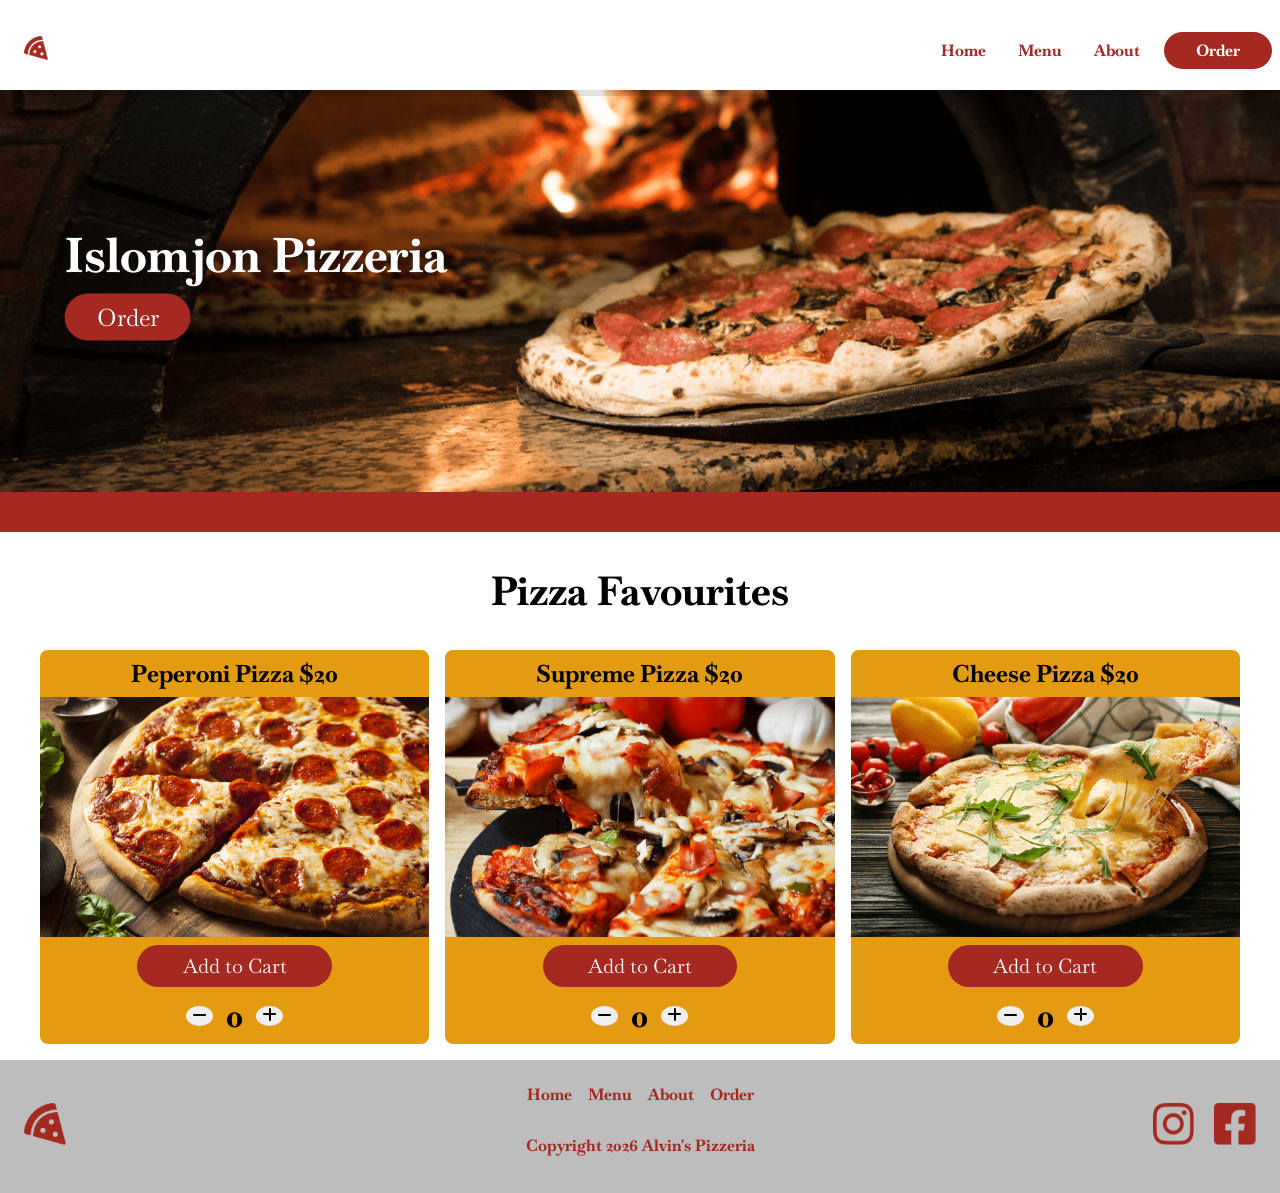
<file: index.html>
<!DOCTYPE html>
<html>
    <head>
        <meta charset="UTF-8">
        <meta name="viewport" content="width=device-width, initial=1.0">
        <meta name="description" content="Alvin's Pizzeria">
        <meta name="keywords" content="pizza restaurants, pizza rear me">
        <meta name="outhor" content="Kalman Web design">
        <title>Islomjon Pizzeria</title>
        <!--google front-->
        <link rel="preconnect" href="https://fonts.googleapis.com">
        <link rel="preconnect" href="https://fonts.gstatic.com" crossorigin>
        <link href="https://fonts.googleapis.com/css2?family=Baskervville:ital@0;1&display=swap" rel="stylesheet">
        <!--stylesheet-->
        <link href="./styles/styles.css" rel="stylesheet">
        <!--fontawesome-->
        <link rel="stylesheet" href="https://cdnjs.cloudflare.com/ajax/libs/font-awesome/6.5.1/css/all.min.css"
        integrity="sha512-DTOQO9RWCH3ppGqcWaEA1BIZOC6xxalwEsw9c2QQeAIftl+Vegovlnee1c9QX4TctnWMn13TZye+giMm8e2LwA=="
        crossorigin="anonymous" referrerpolicy="no-referrer" />
        <script src="scripts/scripts.js"></script>
    </head>

    <body>
        <!--overlar for mobile-->
        <div id="overlay">
            <div>
              <i class="fa fa-times" title="button to close mobile navigation" onclick="off()"></i>
            </div>
         <div class="overlay-text">
                <a href="index.html">Home</a>
                <a href="menu.html">Menu</a>
                <a href="about.html">About</a>
                <a href="order.html" class="order-nav">Order</a>
         </div>
        </div>
    
        <header>
            <nav class="nav full-nav">
                <div>
                    <img src="./images/alvins_pizza_resturant_logo.png" alt="alvins logo" style="width: 1.5rem;">
                </div>
                <div>
                    <a href="index.html">Home</a>
                    <a href="menu.html">Menu</a>
                    <a href="about.html">About</a>
                    <a href="order.html" class="order-nav">Order</a>
                </div>
            </nav>

            <!--mobile-->
            <nav class="nav mobile-nav">
                <div>
                    <img src="./images/alvins_pizza_resturant_logo.png" alt="alvins logo" style="width: 25%;">
                </div>
                <div>
                    <i class="fa-solid fa-bars" title="button to open navigation" onclick="on()"></i>
                </div>
            </nav>
        </header>
        <main>
            <div class="hero-container">
                <img class="hero-image" src="images/pepperoni_meat_sausage_chesse_pizza_in_oven.png" alt="pizza in the over" load="lazy">
                <div class="hero-text">
                    <h1>Islomjon Pizzeria</h1>
                    <a href="order.html" class="hero-bnt">Order</a>
                </div>
            </div>
            <div class="red-spacer"></div>

            <!--pizza grid-->
            <div class="pizzas">
                <h2>Pizza Favourites</h2>
                <div class="pizza-grid"> 
                    <div class="pizza-child">
                        <h4>Peperoni Pizza $20</h4>
                        <img src="./images/hot_pepperoni_pizza_near_me.png" alt="peperoni pizza" loading="lazy" style="width: 100%;">
                        <button class="add-to-cart">Add to Cart</button>
                      <div class="add-selected">
                        <button><i class="fa-solid fa-minus"></i></button>
                        <h4>0</h4>
                        <button><i class="fa-solid fa-plus"></i></button>
                      </div>
                    </div>
                    <div class="pizza-child">
                        <h4>Supreme Pizza $20</h4>
                        <img src="./images/hot_supreme_pizza_near_me.png" alt="supreme pizza" loading="lazy" style="width: 100%;">
                        <button class="add-to-cart">Add to Cart</button>
                      <div class="add-selected">
                        <button><i class="fa-solid fa-minus"></i></button>
                        <h4>0</h4>
                        <button><i class="fa-solid fa-plus"></i></button>
                      </div>
                    </div>
                    <div class="pizza-child">
                        <h4>Cheese Pizza $20</h4>
                        <img src="./images/hot_cheese_pizza_near_me.png" alt="cheese pizza" loading="lazy" style="width: 100%;">
                        <button class="add-to-cart">Add to Cart</button>
                      <div class="add-selected">
                        <button><i class="fa-solid fa-minus"></i></button>
                        <h4>0</h4>
                        <button><i class="fa-solid fa-plus"></i></button>
                      </div>
                    </div>
                </div>
            </div>
        </main>

        <!--footer-->
        <footer>
            <div>
                <img src="./images/alvins_pizza_resturant_logo.png" alt="alvins logo" style="width: 10%;" loading="lazy">
            </div>
            <div>
                <div>
                    <a href="index.html">Home</a>
                    <a href="menu.html">Menu</a>
                    <a href="about.html">About</a>
                    <a href="order.html">Order</a>
                </div>
                <div>
                    <h4>Copyright 2026 Alvin's Pizzeria</h4>
                </div>
            </div>
            <div>
                <img src="./images/alvins_instagram.png" alt="alvins instagram logo" style="width: 10%;" loading="lazy">
                <img src="./images/Alvins_facebook.png" alt="alvins facebook logo" style="width: 10%;" loading="lazy">
            </div>
        </footer>
    </body>

</html>
</file>
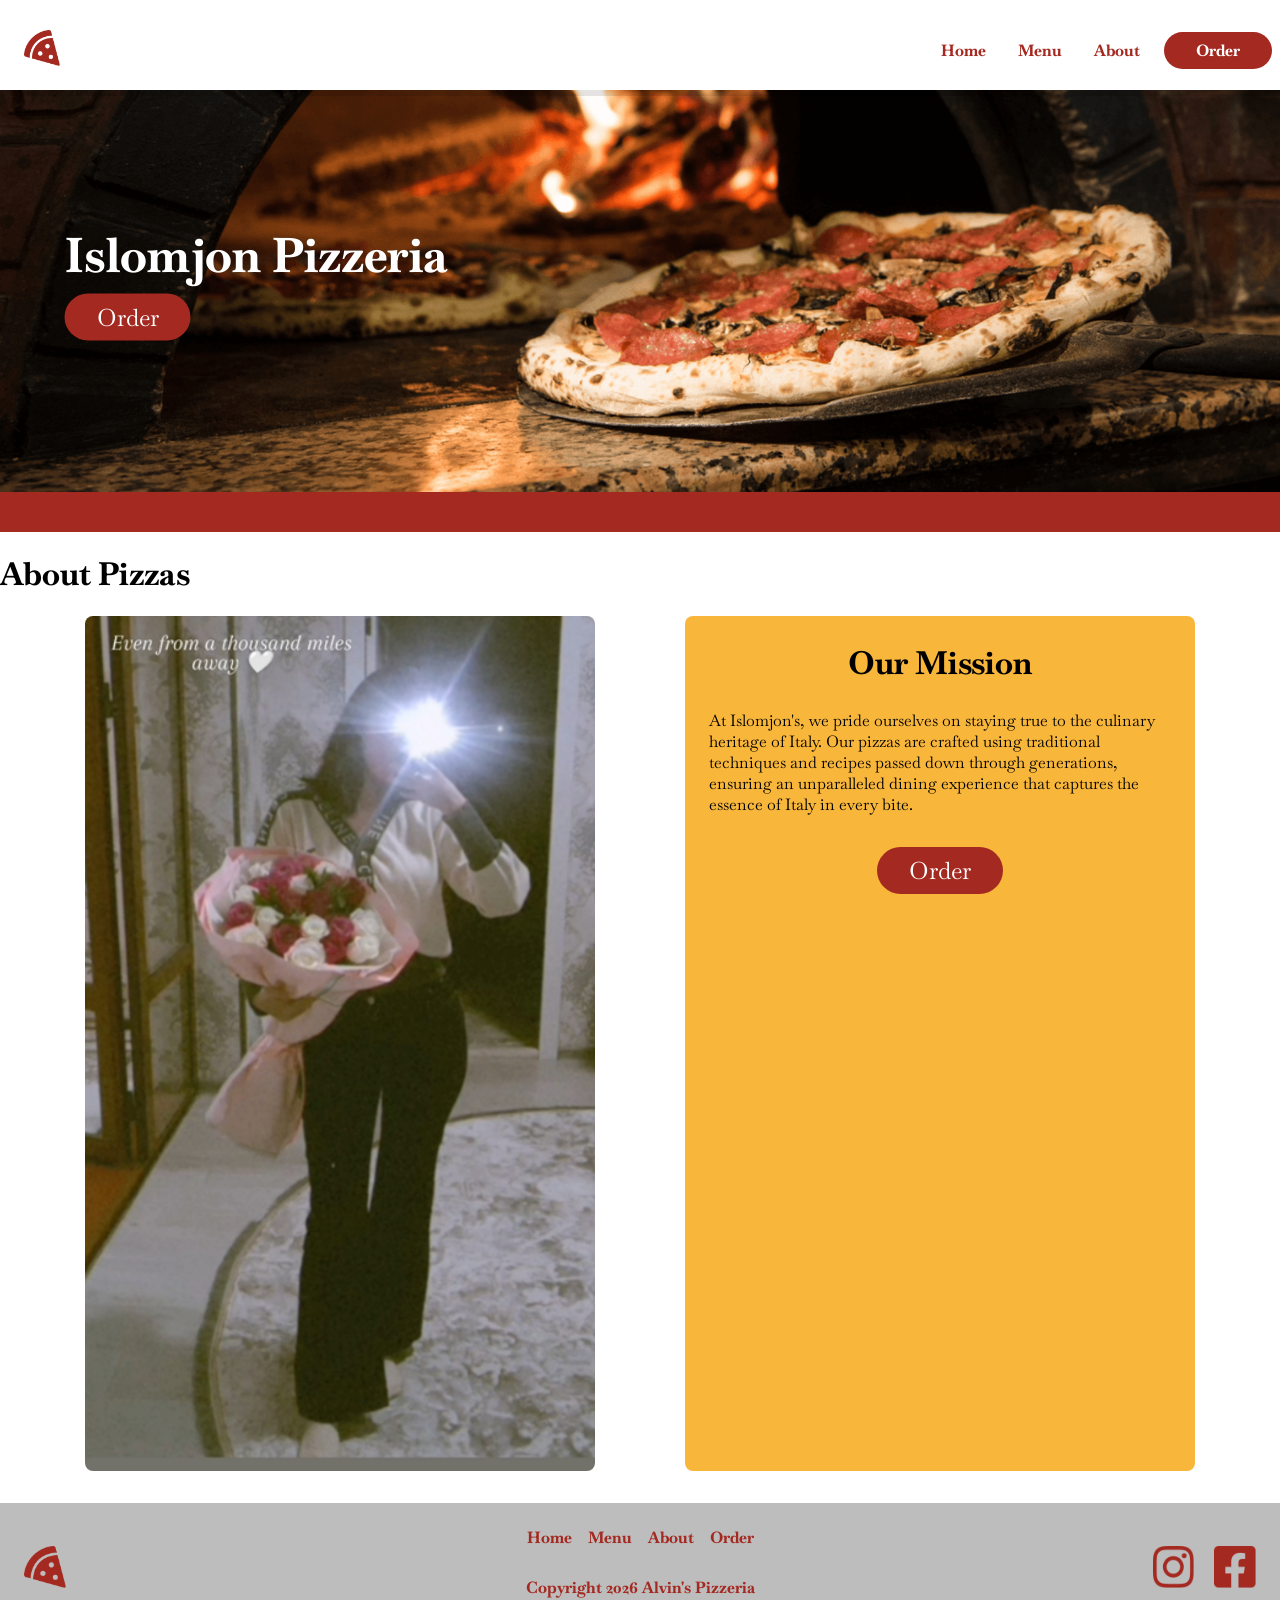
<file: about.html>
<!DOCTYPE html>
<html>
    <head>
        <meta charset="UTF-8">
        <meta name="viewport" content="width=device-width, initial=1.0">
        <meta name="description" content="Alvin's Pizzeria">
        <meta name="keywords" content="pizza restaurants, pizza rear me">
        <meta name="outhor" content="Kalman Web design">
        <title>Islomjon Pizzeria About</title>
        <!--google front-->
        <link rel="preconnect" href="https://fonts.googleapis.com">
        <link rel="preconnect" href="https://fonts.gstatic.com" crossorigin>
        <link href="https://fonts.googleapis.com/css2?family=Baskervville:ital@0;1&display=swap" rel="stylesheet">
        <!--stylesheet-->
        <link href="./styles/styles.css" rel="stylesheet">
        <!--fontawesome-->
        <link rel="stylesheet" href="https://cdnjs.cloudflare.com/ajax/libs/font-awesome/6.5.1/css/all.min.css"
        integrity="sha512-DTOQO9RWCH3ppGqcWaEA1BIZOC6xxalwEsw9c2QQeAIftl+Vegovlnee1c9QX4TctnWMn13TZye+giMm8e2LwA=="
        crossorigin="anonymous" referrerpolicy="no-referrer" />
        <script src="scripts/scripts.js"></script>
    </head>

    <body>
        <!--overlar for mobile-->
        <div id="overlay">
            <div>
              <i class="fa fa-times" title="button to close mobile navigation" onclick="off()"></i>
            </div>
         <div class="overlay-text">
                <a href="index.html">Home</a>
                <a href="menu.html">Menu</a>
                <a href="about.html">About</a>
                <a href="order.html" class="order-nav">Order</a>
         </div>
        </div>
    
        <header>
            <nav class="nav full-nav">
                <div>
                    <img src="./images/alvins_pizza_resturant_logo.png" alt="alvins logo" style="width: 25%;">
                </div>
                <div>
                    <a href="index.html">Home</a>
                    <a href="menu.html">Menu</a>
                    <a href="about.html">About</a>
                    <a href="order.html" class="order-nav">Order</a>
                </div>
            </nav>

            <!--mobile-->
            <nav class="nav mobile-nav">
                <div>
                    <img src="./images/alvins_pizza_resturant_logo.png" alt="alvins logo" style="width: 25%;">
                </div>
                <div>
                    <i class="fa-solid fa-bars" title="button to open navigation" onclick="on()"></i>
                </div>
            </nav>
        </header>
        <main>
            <div class="hero-container">
                <img class="hero-image" src="images/pepperoni_meat_sausage_chesse_pizza_in_oven.png" alt="pizza in the over" load="lazy">
                <div class="hero-text">
                    <h1>Islomjon Pizzeria</h1>
                    <a href="order.html" class="hero-bnt">Order</a>
                </div>
            </div>
            <div class="red-spacer"></div>

            <!-- about -->
            <div>
                <h1>About Pizzas</h1>
                <div class="about">
                    <img src="images/Screenshot 2026-04-28 at 21.19.58.png" alt="alvins owner" loading="lazy"
                        style="width: 85%;">
                    <div class="about-child2">
                        <div>
                            <h2>Our Mission</h2>
                            <p>
                                At Islomjon's, we pride ourselves on staying true
                                to the culinary heritage of Italy. Our pizzas
                                are crafted using traditional techniques and
                                recipes passed down through generations,
                                ensuring an unparalleled dining experience
                                that captures the essence of Italy in every bite.
                            </p>
                            <a href="order.html">Order</a>
                        </div>

                    </div>

                </div>
            </div>
        </main>

        <!--footer-->
        <footer>
            <div>
                <img src="./images/alvins_pizza_resturant_logo.png" alt="alvins logo" style="width: 10%;" loading="lazy">
            </div>
            <div>
                <div>
                    <a href="index.html">Home</a>
                    <a href="menu.html">Menu</a>
                    <a href="about.html">About</a>
                    <a href="order.html">Order</a>
                </div>
                <div>
                    <h4>Copyright 2026 Alvin's Pizzeria</h4>
                </div>
            </div>
            <div>
                <img src="./images/alvins_instagram.png" alt="alvins instagram logo" style="width: 10%;" loading="lazy">
                <img src="./images/Alvins_facebook.png" alt="alvins facebook logo" style="width: 10%;" loading="lazy">
            </div>
        </footer>
    </body>

</html>
</file>
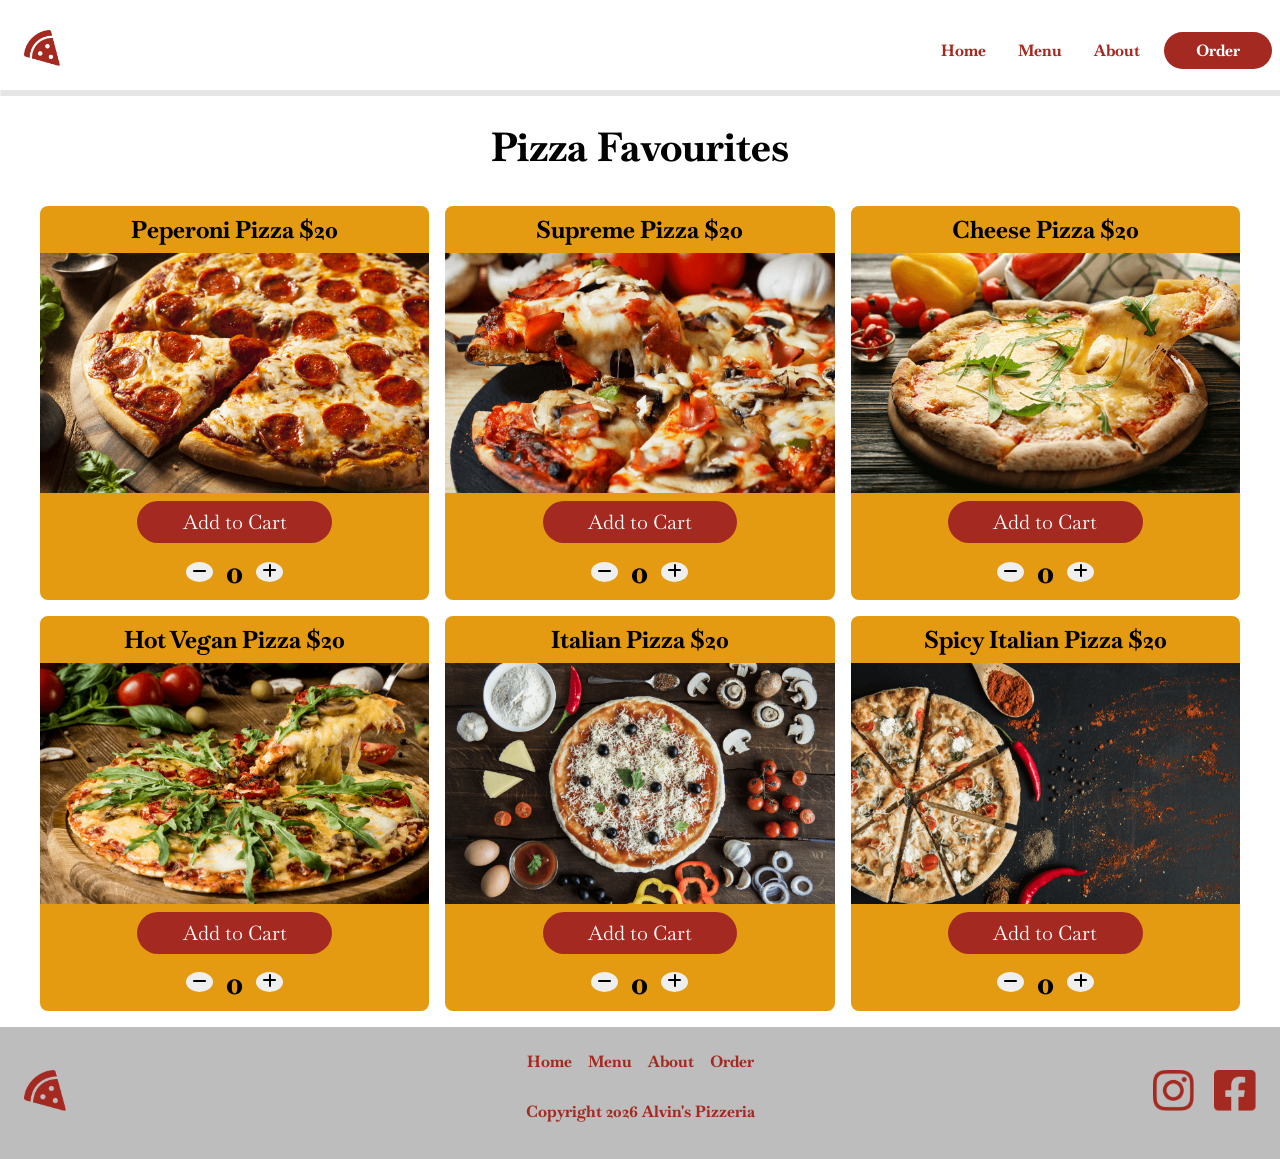
<file: menu.html>
<!DOCTYPE html>
<html>
    <head>
        <meta charset="UTF-8">
        <meta name="viewport" content="width=device-width, initial=1.0">
        <meta name="description" content="Alvin's Pizzeria">
        <meta name="keywords" content="pizza restaurants, pizza rear me">
        <meta name="outhor" content="Kalman Web design">
        <title>Airport Pizzeria Menu</title>
        <!--google front-->
        <link rel="preconnect" href="https://fonts.googleapis.com">
        <link rel="preconnect" href="https://fonts.gstatic.com" crossorigin>
        <link href="https://fonts.googleapis.com/css2?family=Baskervville:ital@0;1&display=swap" rel="stylesheet">
        <!--stylesheet-->
        <link href="./styles/styles.css" rel="stylesheet">
        <!--fontawesome-->
        <link rel="stylesheet" href="https://cdnjs.cloudflare.com/ajax/libs/font-awesome/6.5.1/css/all.min.css"
        integrity="sha512-DTOQO9RWCH3ppGqcWaEA1BIZOC6xxalwEsw9c2QQeAIftl+Vegovlnee1c9QX4TctnWMn13TZye+giMm8e2LwA=="
        crossorigin="anonymous" referrerpolicy="no-referrer" />
        <script src="scripts/scripts.js"></script>
    </head>

    <body>
        <!--overlar for mobile-->
        <div id="overlay">
            <div>
              <i class="fa fa-times" title="button to close mobile navigation" onclick="off()"></i>
            </div>
         <div class="overlay-text">
                <a href="index.html">Home</a>
                <a href="menu.html">Menu</a>
                <a href="about.html">About</a>
                <a href="order.html" class="order-nav">Order</a>
         </div>
        </div>
    
        <header>
            <nav class="nav full-nav">
                <div>
                    <img src="./images/alvins_pizza_resturant_logo.png" alt="alvins logo" style="width: 25%;">
                </div>
                <div>
                    <a href="index.html">Home</a>
                    <a href="menu.html">Menu</a>
                    <a href="about.html">About</a>
                    <a href="order.html" class="order-nav">Order</a>
                </div>
            </nav>

            <!--mobile-->
            <nav class="nav mobile-nav">
                <div>
                    <img src="./images/alvins_pizza_resturant_logo.png" alt="alvins logo" style="width: 25%;">
                </div>
                <div>
                    <i class="fa-solid fa-bars" title="button to open navigation" onclick="on()"></i>
                </div>
            </nav>
        </header>
        <main>
            <div class="red-spacer"></div>

            <!--pizza grid-->
            <div class="pizzas">
                <h2>Pizza Favourites</h2>
                <div class="pizza-grid"> 
                    <div class="pizza-child">
                        <h4>Peperoni Pizza $20</h4>
                        <img src="./images/hot_pepperoni_pizza_near_me.png" alt="peperoni pizza" loading="lazy" style="width: 100%;">
                        <button class="add-to-cart">Add to Cart</button>
                      <div class="add-selected">
                        <button><i class="fa-solid fa-minus"></i></button>
                        <h4>0</h4>
                        <button><i class="fa-solid fa-plus"></i></button>
                      </div>
                    </div>
                    <div class="pizza-child">
                        <h4>Supreme Pizza $20</h4>
                        <img src="./images/hot_supreme_pizza_near_me.png" alt="supreme pizza" loading="lazy" style="width: 100%;">
                        <button class="add-to-cart">Add to Cart</button>
                      <div class="add-selected">
                        <button><i class="fa-solid fa-minus"></i></button>
                        <h4>0</h4>
                        <button><i class="fa-solid fa-plus"></i></button>
                      </div>
                    </div>
                    <div class="pizza-child">
                        <h4>Cheese Pizza $20</h4>
                        <img src="./images/hot_cheese_pizza_near_me.png" alt="cheese pizza" loading="lazy" style="width: 100%;">
                        <button class="add-to-cart">Add to Cart</button>
                      <div class="add-selected">
                        <button><i class="fa-solid fa-minus"></i></button>
                        <h4>0</h4>
                        <button><i class="fa-solid fa-plus"></i></button>
                      </div>
                    </div>
                </div>
                <div class="pizza-grid"> 
                    <div class="pizza-child">
                        <h4>Hot Vegan Pizza $20</h4>
                        <img src="./images/hot_vegan_pizza_near_me.png" alt="vegan pizza" loading="lazy" style="width: 100%;">
                        <button class="add-to-cart">Add to Cart</button>
                      <div class="add-selected">
                        <button><i class="fa-solid fa-minus"></i></button>
                        <h4>0</h4>
                        <button><i class="fa-solid fa-plus"></i></button>
                      </div>
                    </div>
                    <div class="pizza-child">
                        <h4>Italian Pizza $20</h4>
                        <img src="./images/Authentic_italian_pizza_near_me.png" alt="italian pizza" loading="lazy" style="width: 100%;">
                        <button class="add-to-cart">Add to Cart</button>
                      <div class="add-selected">
                        <button><i class="fa-solid fa-minus"></i></button>
                        <h4>0</h4>
                        <button><i class="fa-solid fa-plus"></i></button>
                      </div>
                    </div>
                    <div class="pizza-child">
                        <h4>Spicy Italian Pizza $20</h4>
                        <img src="./images/Spicy_Italian_pizza.png" alt="spicy pizza" loading="lazy" style="width: 100%;">
                        <button class="add-to-cart">Add to Cart</button>
                      <div class="add-selected">
                        <button><i class="fa-solid fa-minus"></i></button>
                        <h4>0</h4>
                        <button><i class="fa-solid fa-plus"></i></button>
                      </div>
                    </div>
                </div>
            </div>
        </main>

        <!--footer-->
        <footer>
            <div>
                <img src="./images/alvins_pizza_resturant_logo.png" alt="alvins logo" style="width: 10%;" loading="lazy">
            </div>
            <div>
                <div>
                    <a href="index.html">Home</a>
                    <a href="menu.html">Menu</a>
                    <a href="about.html">About</a>
                    <a href="order.html">Order</a>
                </div>
                <div>
                    <h4>Copyright 2026 Alvin's Pizzeria</h4>
                </div>
            </div>
            <div>
                <img src="./images/alvins_instagram.png" alt="alvins instagram logo" style="width: 10%;" loading="lazy">
                <img src="./images/Alvins_facebook.png" alt="alvins facebook logo" style="width: 10%;" loading="lazy">
            </div>
        </footer>
    </body>

</html>
</file>
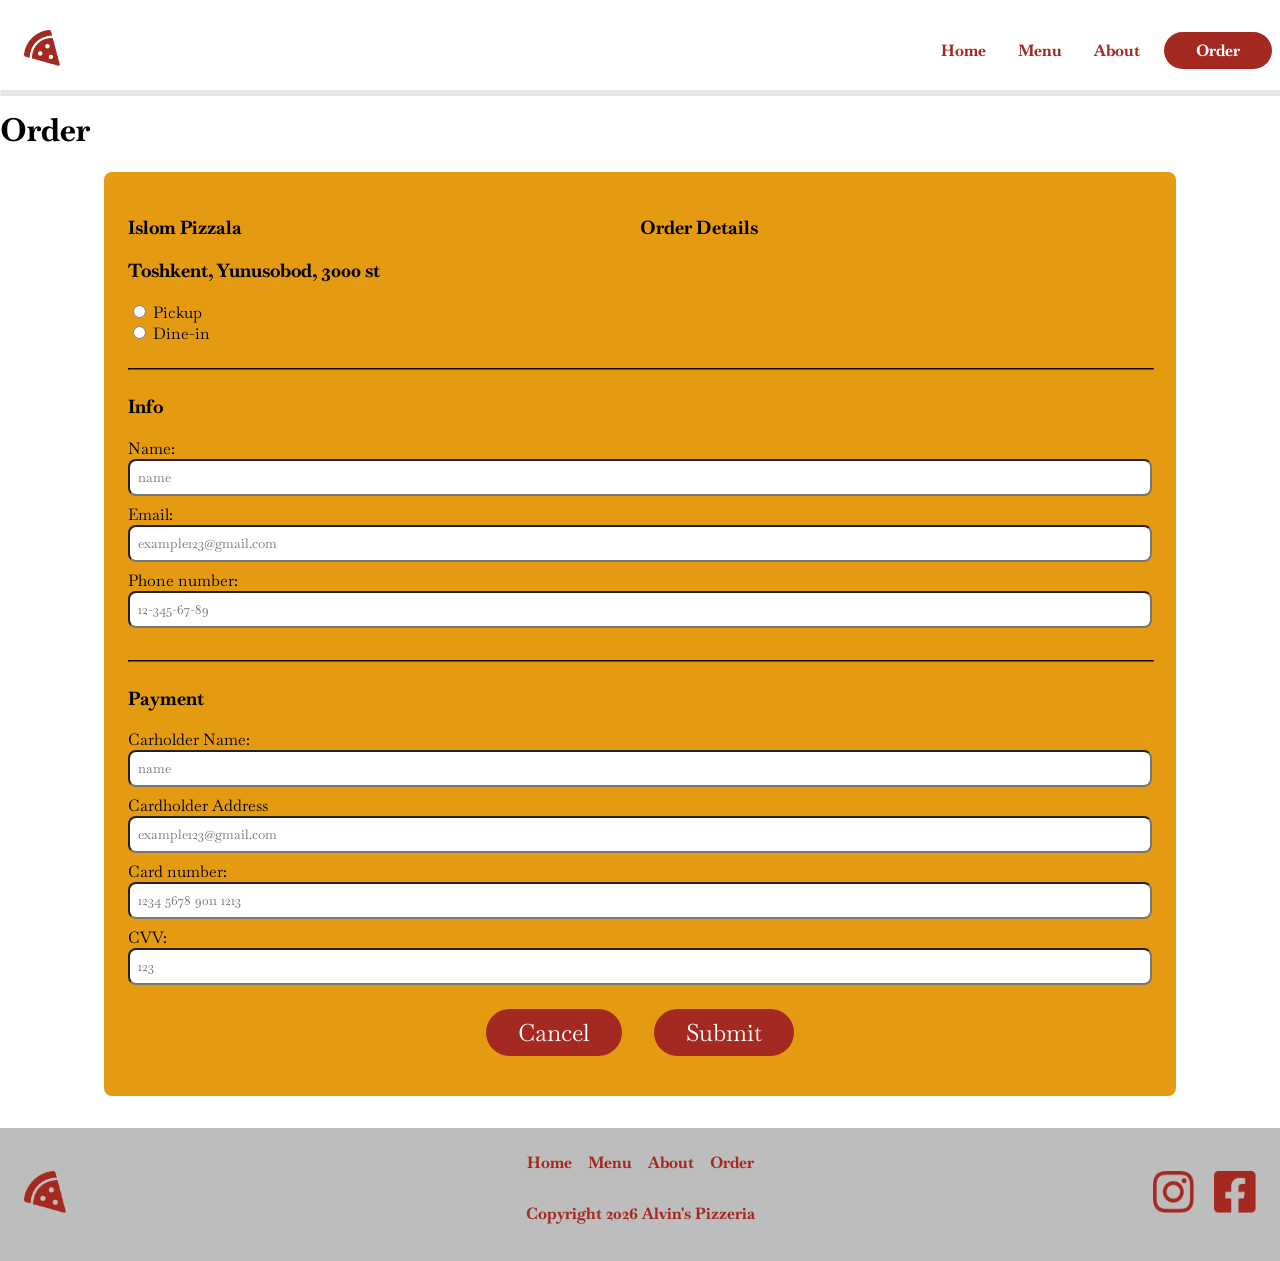
<file: order.html>
<!DOCTYPE html>
<html>
    <head>
        <meta charset="UTF-8">
        <meta name="viewport" content="width=device-width, initial=1.0">
        <meta name="description" content="Alvin's Pizzeria">
        <meta name="keywords" content="pizza restaurants, pizza rear me">
        <meta name="outhor" content="Kalman Web design">
        <title>Islomjon Pizzeria Order</title>
        <!--google front-->
        <link rel="preconnect" href="https://fonts.googleapis.com">
        <link rel="preconnect" href="https://fonts.gstatic.com" crossorigin>
        <link href="https://fonts.googleapis.com/css2?family=Baskervville:ital@0;1&display=swap" rel="stylesheet">
        <!--stylesheet-->
        <link href="./styles/styles.css" rel="stylesheet">
        <!--fontawesome-->
        <link rel="stylesheet" href="https://cdnjs.cloudflare.com/ajax/libs/font-awesome/6.5.1/css/all.min.css"
        integrity="sha512-DTOQO9RWCH3ppGqcWaEA1BIZOC6xxalwEsw9c2QQeAIftl+Vegovlnee1c9QX4TctnWMn13TZye+giMm8e2LwA=="
        crossorigin="anonymous" referrerpolicy="no-referrer" />
        <script src="scripts/scripts.js"></script>
    </head>

    <body>
        <!--overlar for mobile-->
        <div id="overlay">
            <div>
              <i class="fa fa-times" title="button to close mobile navigation" onclick="off()"></i>
            </div>
         <div class="overlay-text">
                <a href="index.html">Home</a>
                <a href="menu.html">Menu</a>
                <a href="about.html">About</a>
                <a href="order.html" class="order-nav">Order</a>
         </div>
        </div>
    
        <header>
            <nav class="nav full-nav">
                <div>
                    <img src="./images/alvins_pizza_resturant_logo.png" alt="alvins logo" style="width: 25%;">
                </div>
                <div>
                    <a href="index.html">Home</a>
                    <a href="menu.html">Menu</a>
                    <a href="about.html">About</a>
                    <a href="order.html" class="order-nav">Order</a>
                </div>
            </nav>

            <!--mobile-->
            <nav class="nav mobile-nav">
                <div>
                    <img src="./images/alvins_pizza_resturant_logo.png" alt="alvins logo" style="width: 25%;">
                </div>
                <div>
                    <i class="fa-solid fa-bars" title="button to open navigation" onclick="on()"></i>
                </div>
            </nav>
        </header>

        <main>
        <div class="red-spacer"></div>

        <!-- form -->
        <div>
            <h1>Order</h1>
            <div class="order">
                <form>
                    <div class="form1">
                        <div>
                            <h3>Islom Pizzala</h3>
                            <h3>Toshkent, Yunusobod, 3000 st</h3>
                            <div>
                                <input type="radio" id="pickup" name="pick" value="1">
                                <label for="pickup">Pickup</label>
                            </div>
                            <div>
                                <input type="radio" id="dine-in" name="pick" value="1">
                                <label for="dine-in">Dine-in</label>
                            </div>
                        </div>
                        <div>
                            <h3>Order Details</h3>
                        </div>
                    </div>
                    <hr class="form-hr">
                    <div class="form-input">
                        <h3>Info</h3>
                        <div>
                            <label for="name">Name:</label>
                            <input type="text" id="name" name="name" placeholder="name">
                            <label for="email">Email:</label>
                            <input type="email" id="email" name="email" placeholder="example123@gmail.com">
                            <label for="phone">Phone number:</label>
                            <input type="tel" id="phone" name="phone" pattern="[0-9]{2}-[0-9]{3}-[0-9]{2}-[0-9]{2}"
                                placeholder="12-345-67-89">
                        </div>

                    </div>
                    <hr class="form-hr">
                    <div class="form-input">
                        <h3>Payment</h3>
                        <div>
                            <label for="cardname">Carholder Name:</label>
                            <input type="text" id="cardname" name="cardname" placeholder="name">
                            <label for="address">Cardholder Address</label>
                            <input type="text" id="address" name="address" placeholder="example123@gmail.com">
                            <label for="card">Card number:</label>
                            <input type="number" id="card" name="card" placeholder="1234 5678 9011 1213">
                            <label for="cvv">CVV:</label>
                            <input type="number" id="cvv" name="cvv" placeholder="123">
                        </div>
                    </div>
                    <div class="form-btn">
                        <button type="reset" value="Reset">Cancel</button>
                        <button type="submit" value="Submit">Submit</button>
                    </div>
                </form>
            </div>
        </div>
    </main>

        <!--footer-->
        <footer>
            <div>
                <img src="./images/alvins_pizza_resturant_logo.png" alt="alvins logo" style="width: 10%;" loading="lazy">
            </div>
            <div>
                <div>
                    <a href="index.html">Home</a>
                    <a href="menu.html">Menu</a>
                    <a href="about.html">About</a>
                    <a href="order.html">Order</a>
                </div>
                <div>
                    <h4>Copyright 2026 Alvin's Pizzeria</h4>
                </div>
            </div>
            <div>
                <img src="./images/alvins_instagram.png" alt="alvins instagram logo" style="width: 10%;" loading="lazy">
                <img src="./images/Alvins_facebook.png" alt="alvins facebook logo" style="width: 10%;" loading="lazy">
            </div>
        </footer>
    </body>

</html>
</file>
<file: styles/styles.css>
* {
    font-family: "baskervville", serif;
}

body {
    background-color: white;
    margin: 0;
    box-sizing: border-box;
}

@media (max-width: 967px) {
    html {
        font-size: 80%;
    }
}

@media (max-width: 768px) {
    html {
        font-size: 60%;
    }
}    

header {
    position: relative;
    z-index: 1;
    height: 3rem;
}

.nav {
    background-color: white;
    color: #a42920;
    display: flex;
    justify-content: space-between;
    align-items: center;
    padding: 1rem;
    position: fixed;
    width: 100%;
    height: 3rem;
    box-shadow: 0.4px 6px rgba(0, 0, 0, 0.1);
    margin-top: 10px;
}

.nav div:nth-child(2) {
    display: flex;
    align-items: center;
    padding-right: 1rem;
    font-weight: bolder;
}

nav div:nth-child(2) a:nth-child(-n+3) {
    color: #a42920;
    text-decoration: none;
    padding: 0 1rem;
}

.nav div:nth-child(1) img {
    padding: 0 .5rem;
}

.order-nav {
    align-items: center;
    margin: 0.5rem;
    padding: .5rem 2rem;
    background-color: #a42920;
    color: #fff;
    border: none;
    border-radius: 1.5rem;
    font-size: 1rem;
    text-decoration: none;
}

@media (min-width: 801px) {
    .mobile-nav {
        display: none;
    }
}
@media (max-width: 800px) {
    .full-nav {
        display: none;
    }

    .mobile-nav {
        padding: 0;
    }

    .fa-bars {
        padding: .5rem;
    }
}

/*overlay part*/
#overlay {
    display: none;
    position: fixed;
    width: 100%;
    height: 100%;
    background-color: rgba(0, 0, 0, 0.7);
    z-index: 2;
}

.overlay-text {
    position: absolute;
    top: 50%;
    left: 50%;
    transform: translate(-50%, -50%);
    text-align: center;
}

.overlay-text a {
    display: block;
    color: #fff;
    font-weight: 600;
    text-decoration: none;
    font-size: 1.5rem;
    padding: .5rem 2rem;
    transition: all 200ms ease-in-out;
}

.fa-time {
    color: #fff;
    padding: 1rem;
    font-size: 4rem;
    transition: all 200ms ease-in-out;
}

.fa-times:hover {
    animation: rotateAnimation 200ms ease-in-out;
}

/*animation part*/
@keyframes rotateAnimation {
    0% {
        transform: rotate(0deg);
    }

    100% {
        transform: rotate(90deg);
    }
}

/* hero style image */
.hero-container {
    position: relative;
    color: #fff;
}

.hero-image {
    height: auto;
    width: 100%;
    display: block;
}

.hero-text {
    position: absolute;
    top: 50%;
    left: 20vw;
    transform: translate(-50%, -50%);
    text-align: left;
}

@media (max-width: 768px) {
    .hero-text {
        left: 30vw
    }
}

.hero-bnt {
    margin: 0;
    padding: .5rem 2rem;
    background-color: #a42920;
    color: #fff;
    border: none;
    border-radius: 1.5rem;
    font-size: 1.5rem;
    text-decoration: none;
}

.hero-text h1 {
    font-size: 3rem;
    margin: 1rem 0;
}

/* red spacer */
.red-spacer {
    width: 100%;
    height: 2.5rem;
    background-color: #a42920;
}

/*pizza elemnt*/
.pizza h1, 
h2 {
    font-size: 2.5rem;
    text-align: center;
}

.pizza-grid {
    display: grid;
    grid-template-columns: repeat(3, 1fr);
    grid-gap: 1rem;
    padding: 0 1rem 1rem 1rem;
    max-width: 1200px;
    margin: auto;
}

.pizza-child {
    display: grid;
    grid-template-columns: repeat(1, 1fr);
    justify-items: center;
    grid-gap: .5rem;
    background-color: rgb(228, 155, 17);
    border-radius: .5rem;
    padding: .5rem 0;
}

.pizza-child h4 {
    font-size: 2rem;
    margin: 0;
}

.pizza-child h4:nth-child(1) {
    font-size: 1.5rem;
}

.add-to-cart {
    font-size: 1.25rem;
    width: 50%;
    color: #fff;
    background-color: #a42920;
    border-radius: 1.5rem;
    border: none;
    padding: .5rem 0;
}

.add-selected {
    display: grid;
    grid-template-columns: repeat(3, 1fr);
    align-items: center;
    text-align: center;
}

.add-selected button {
    margin: .25rem;
    border-radius: 50%;
    border: none;
    text-align: center;
}

.fa-minus,
.fa-plus {
    font-size: 1rem;
}

@media (max-width: 768px) {
    .pizza-grid {
        grid-template-columns: repeat(1, 1fr);
    }

    .pizza-child {
        width: 70%;
        margin: auto;
    }
}

/*footer*/
footer {
    background-color: #bdbdbd;
    display: grid;
    grid-template-columns: repeat(3, 1fr);
    align-items: center;
    padding: 1rem;
    color: #a42920;
    font-size: 1rem;
}

footer div:nth-child(2) {
    text-align: center;
}

footer div:nth-child(2) div:nth-child(1) {
    display: flex;
    justify-content: center;
}

footer div:nth-child(2) div:nth-child(1) a {
    text-decoration: none;
    color: #a42920;
    padding: .5rem;
    font-weight: bolder;
}

footer div:nth-child(3) {
    text-align: right;
}

footer div:nth-child(1) img, footer div:nth-child(3) img {
    padding: .5rem;
}

/* about */
.about {
    display: grid;
    grid-template-columns: repeat(2, 1fr);
    justify-items: center;
    margin: 0 auto 2rem;
    max-width: 1200px;
}

.about img {
    border-radius: .5rem;
}

.about-child2 {
    width: 85%;
    text-align: center;
    color: black;
    border-radius: .5rem;
    background-color: rgb(248, 182, 59);
}

.about-child2 div p {
    text-align: left;
    font-size: 1rem;
    padding: 0 1.5rem 1.5rem 1.5rem;
}

.about-child2 div h2 {
    font-size: 2rem;
}

.about-child2 div a {
    padding: .5rem 2rem;
    background-color: #A42920;
    color: #fff;
    border: none;
    border-radius: 1.5rem;
    font-size: 1.5rem;
    text-decoration: none;
    align-self: center;
}

@media (max-width: 768px) {
    .about {
        grid-template-columns: repeat(1, 1fr);
        grid-gap: 1rem;
    }
    
    .about-child {
        padding-bottom: 3rem;
    }
}

/* form */
form {
    color: black;
    width: 80%;
    background-color: rgb(228, 155, 17);
    padding: 1.5rem;
    border-radius: .5rem;
    margin: auto;
    margin-bottom: 2rem;
}

.form1 {
    display: grid;
    grid-template-columns: repeat(2, 1fr);
}

.form-hr {
    border-color: rgb(107, 23, 23);
    width: 100%;
    margin: 1.5rem 0;
}

.form-input div {
    display: flex;
    flex-direction: column;
}

.form-input input {
    padding: .5rem;
    margin-bottom: .5rem;
    border-radius: .5rem;
}

.form-btn {
    display: flex;
    justify-content: center;
}

.form-btn button {
padding: .5rem 2rem;
background-color: #A42920;
color: #fff;
border: none;
border-radius: 1.5rem;
font-size: 1.5rem;
align-self: center;
margin: 1rem;
}
</file>
